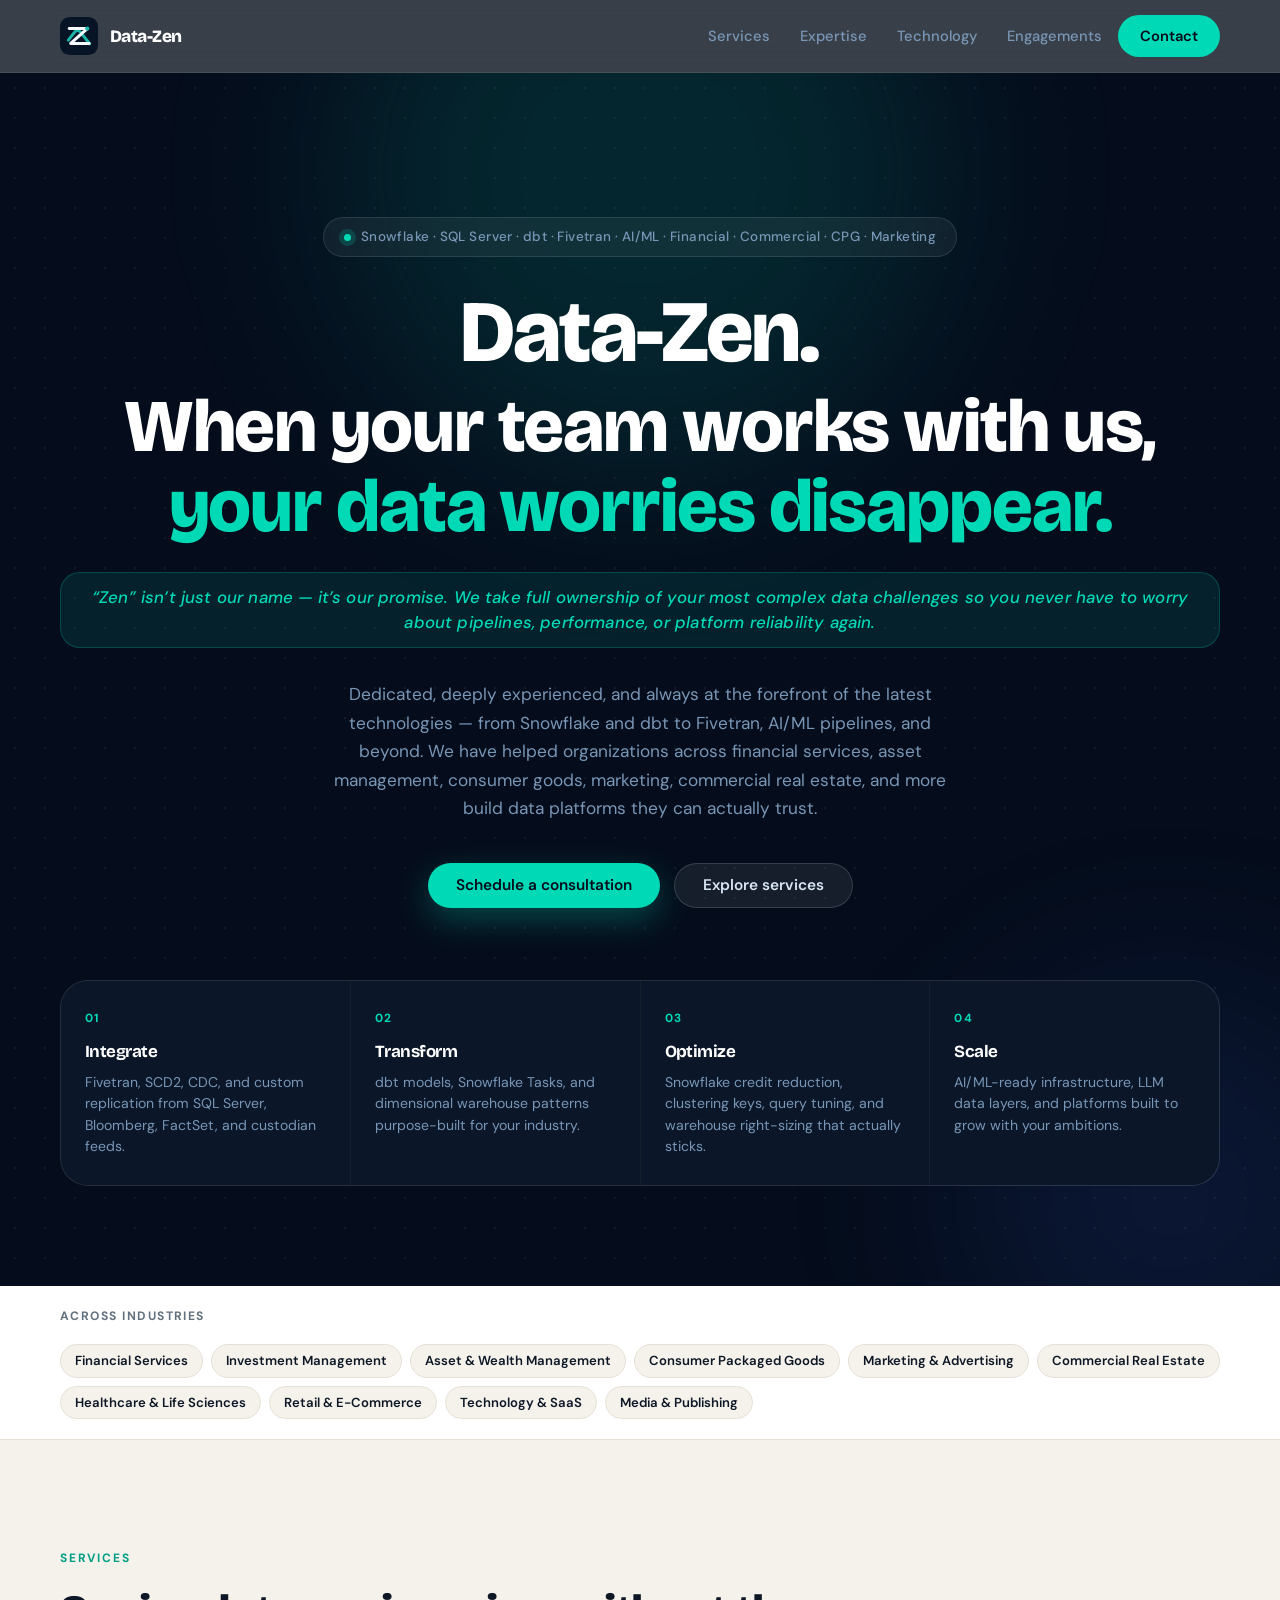
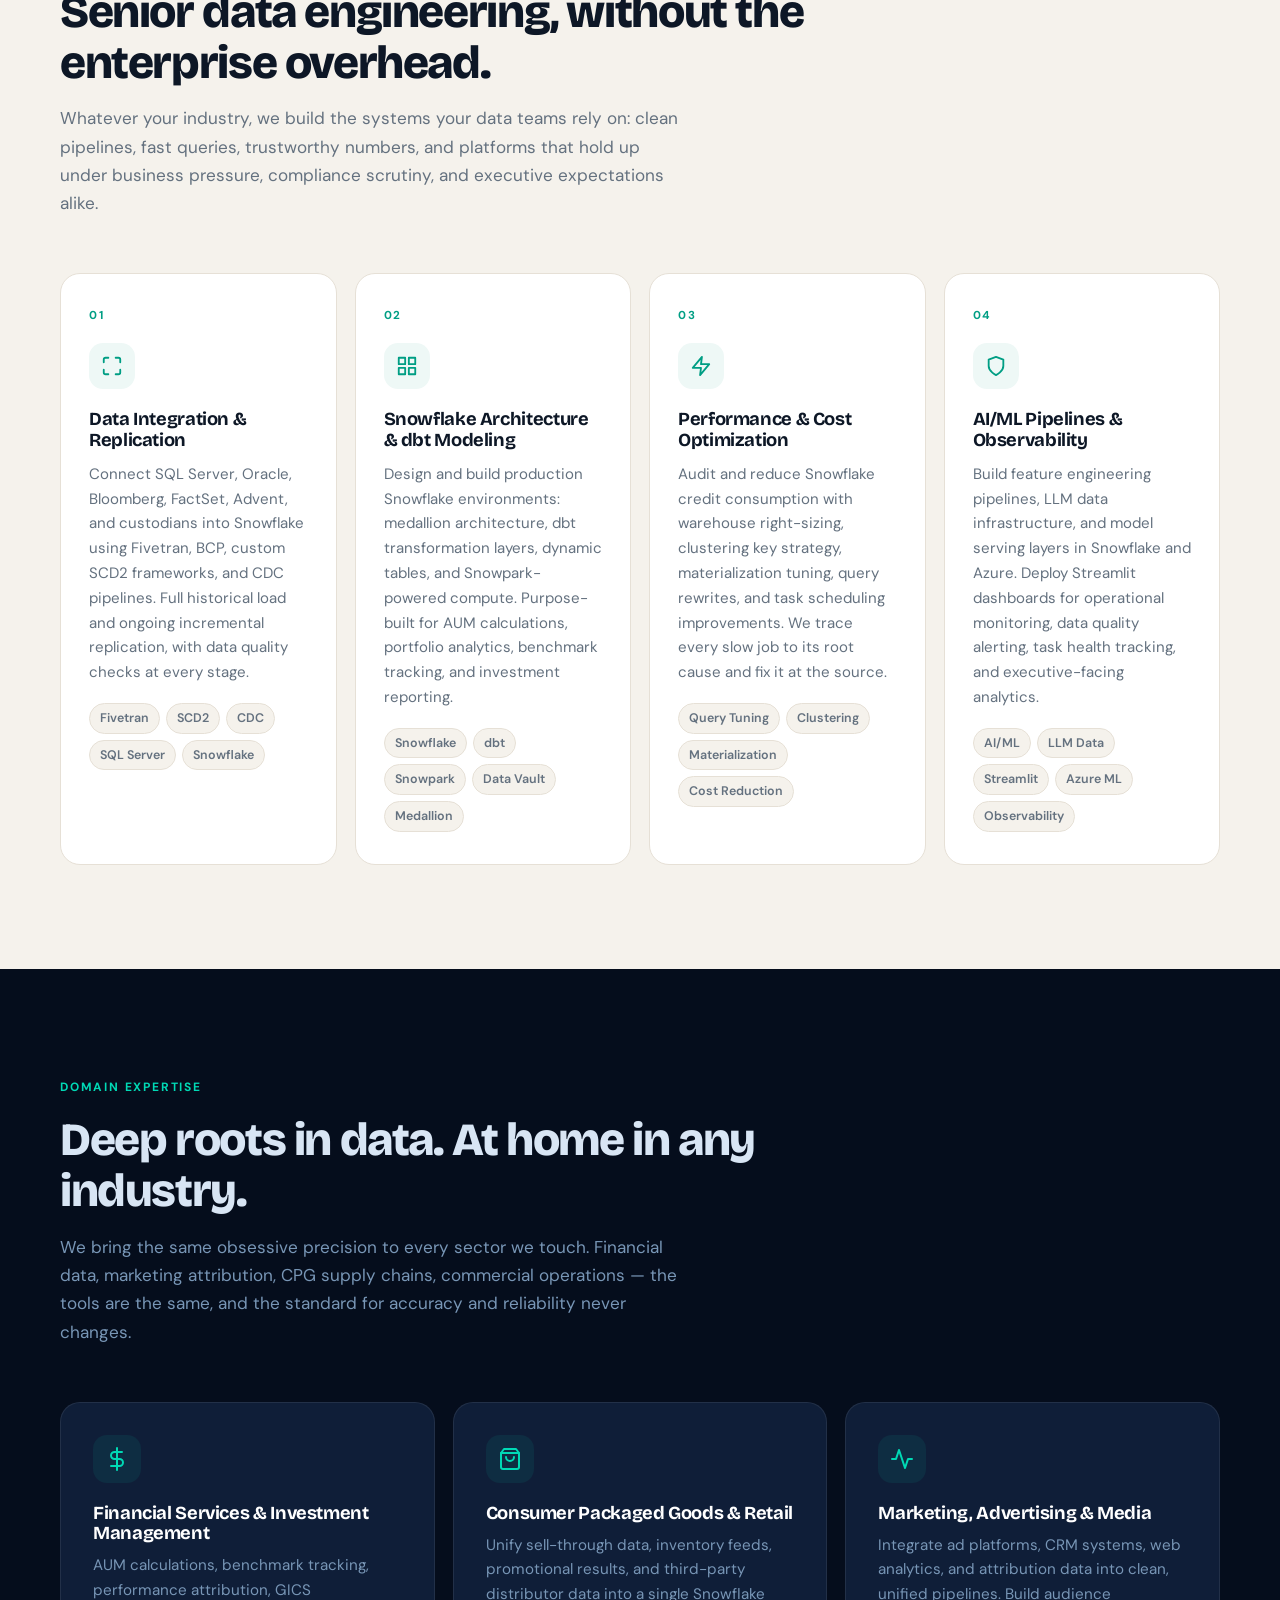
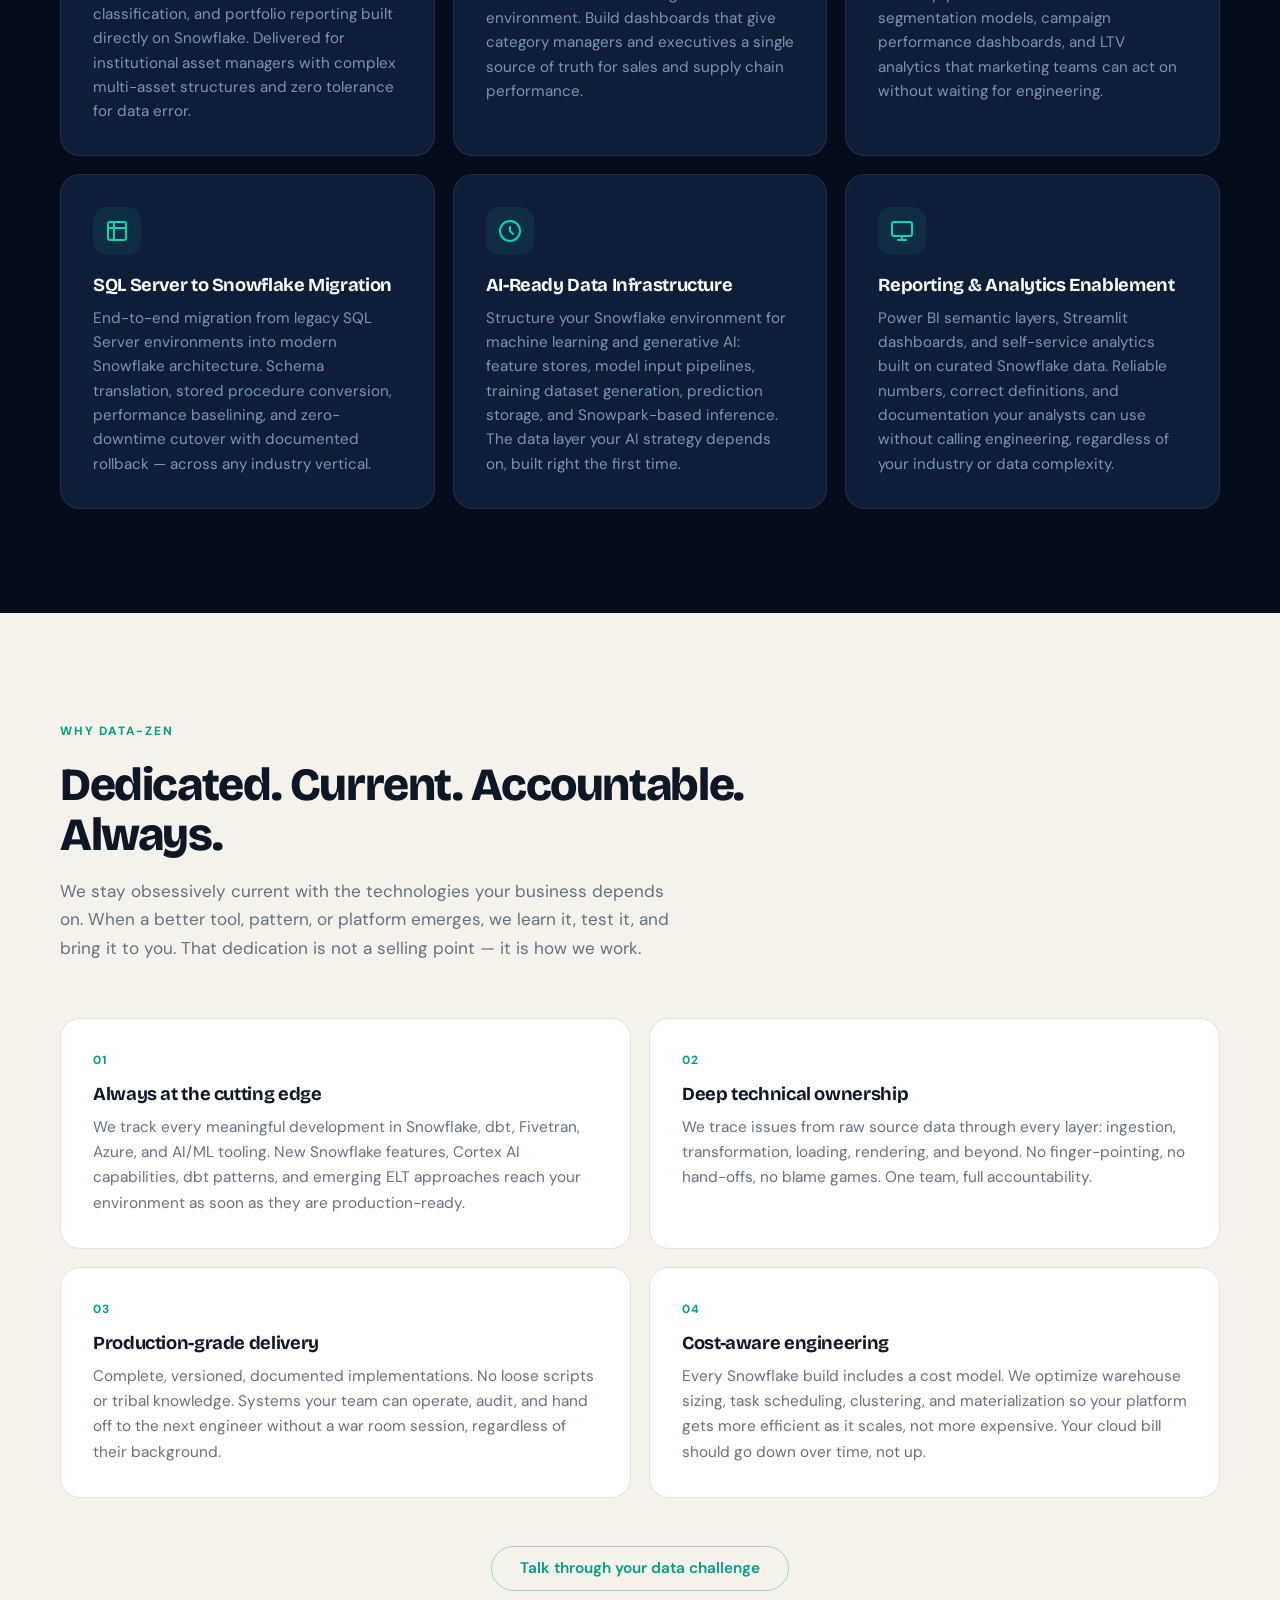
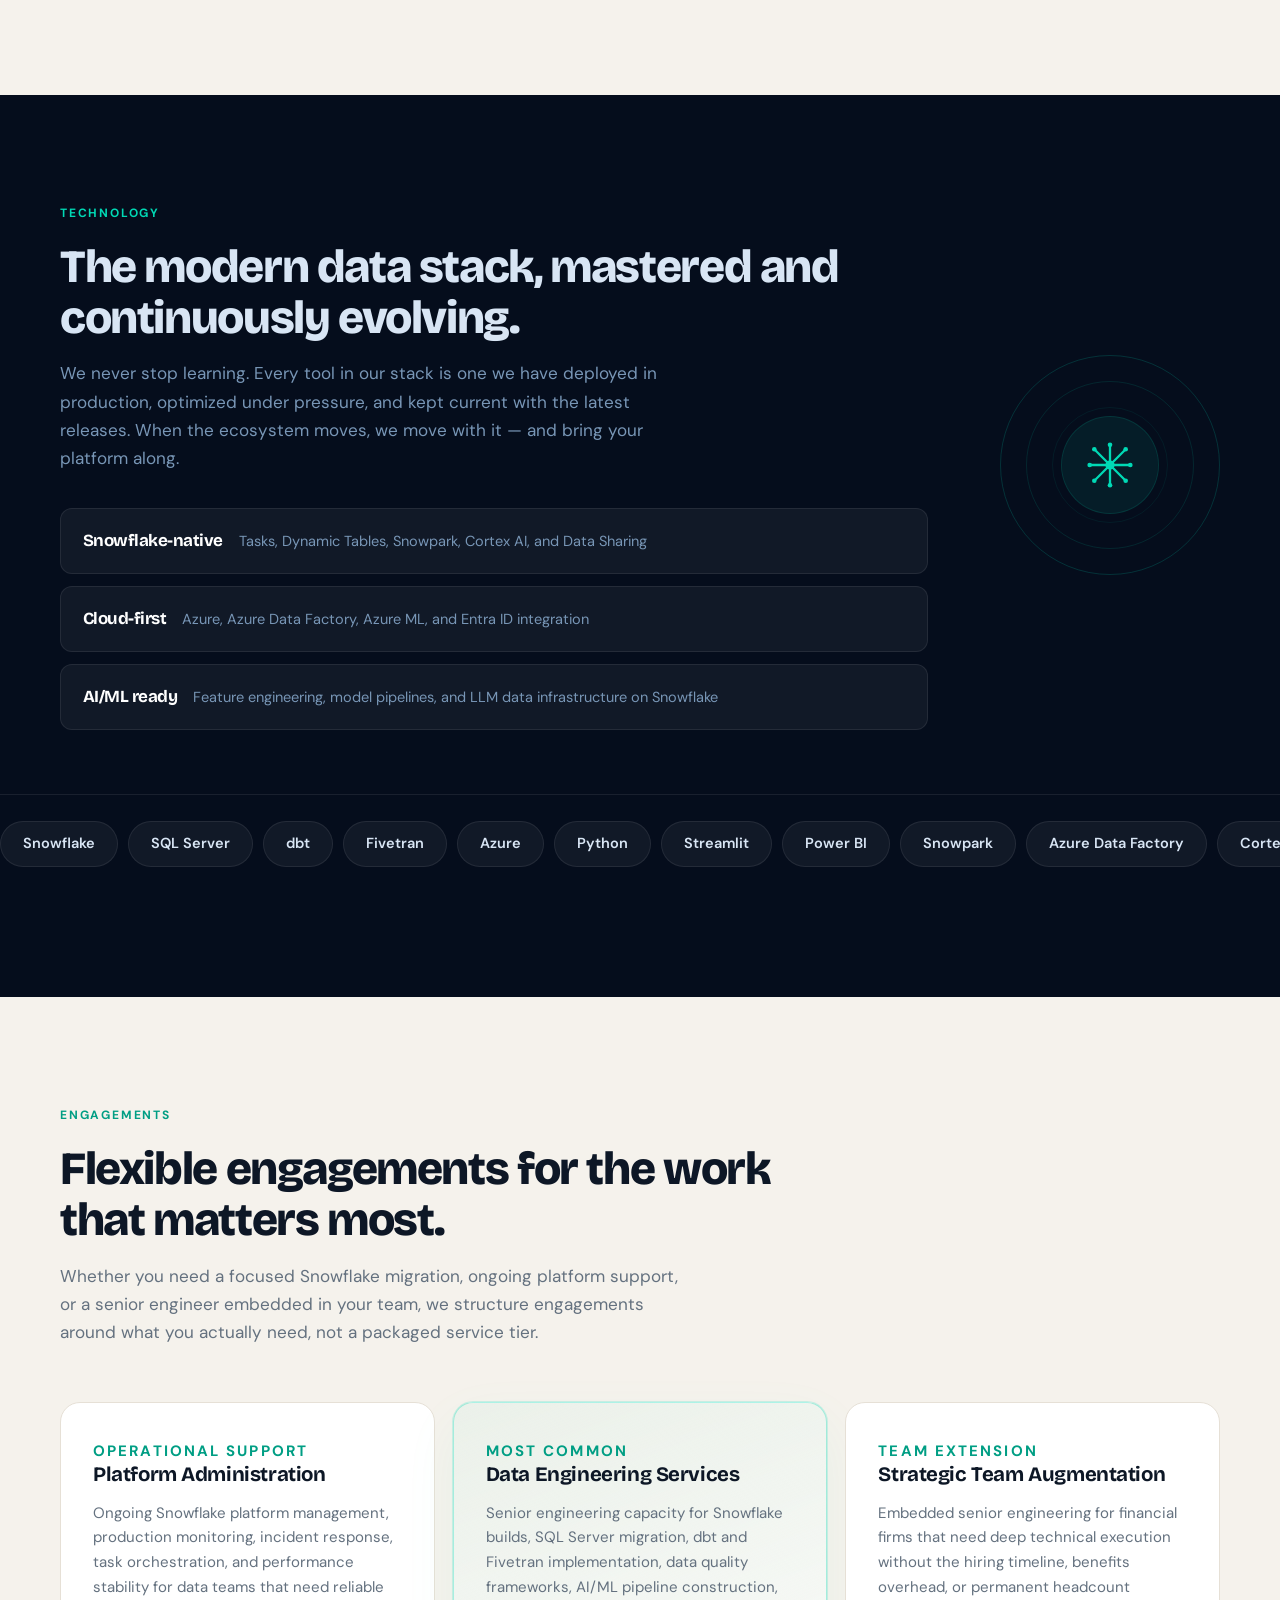
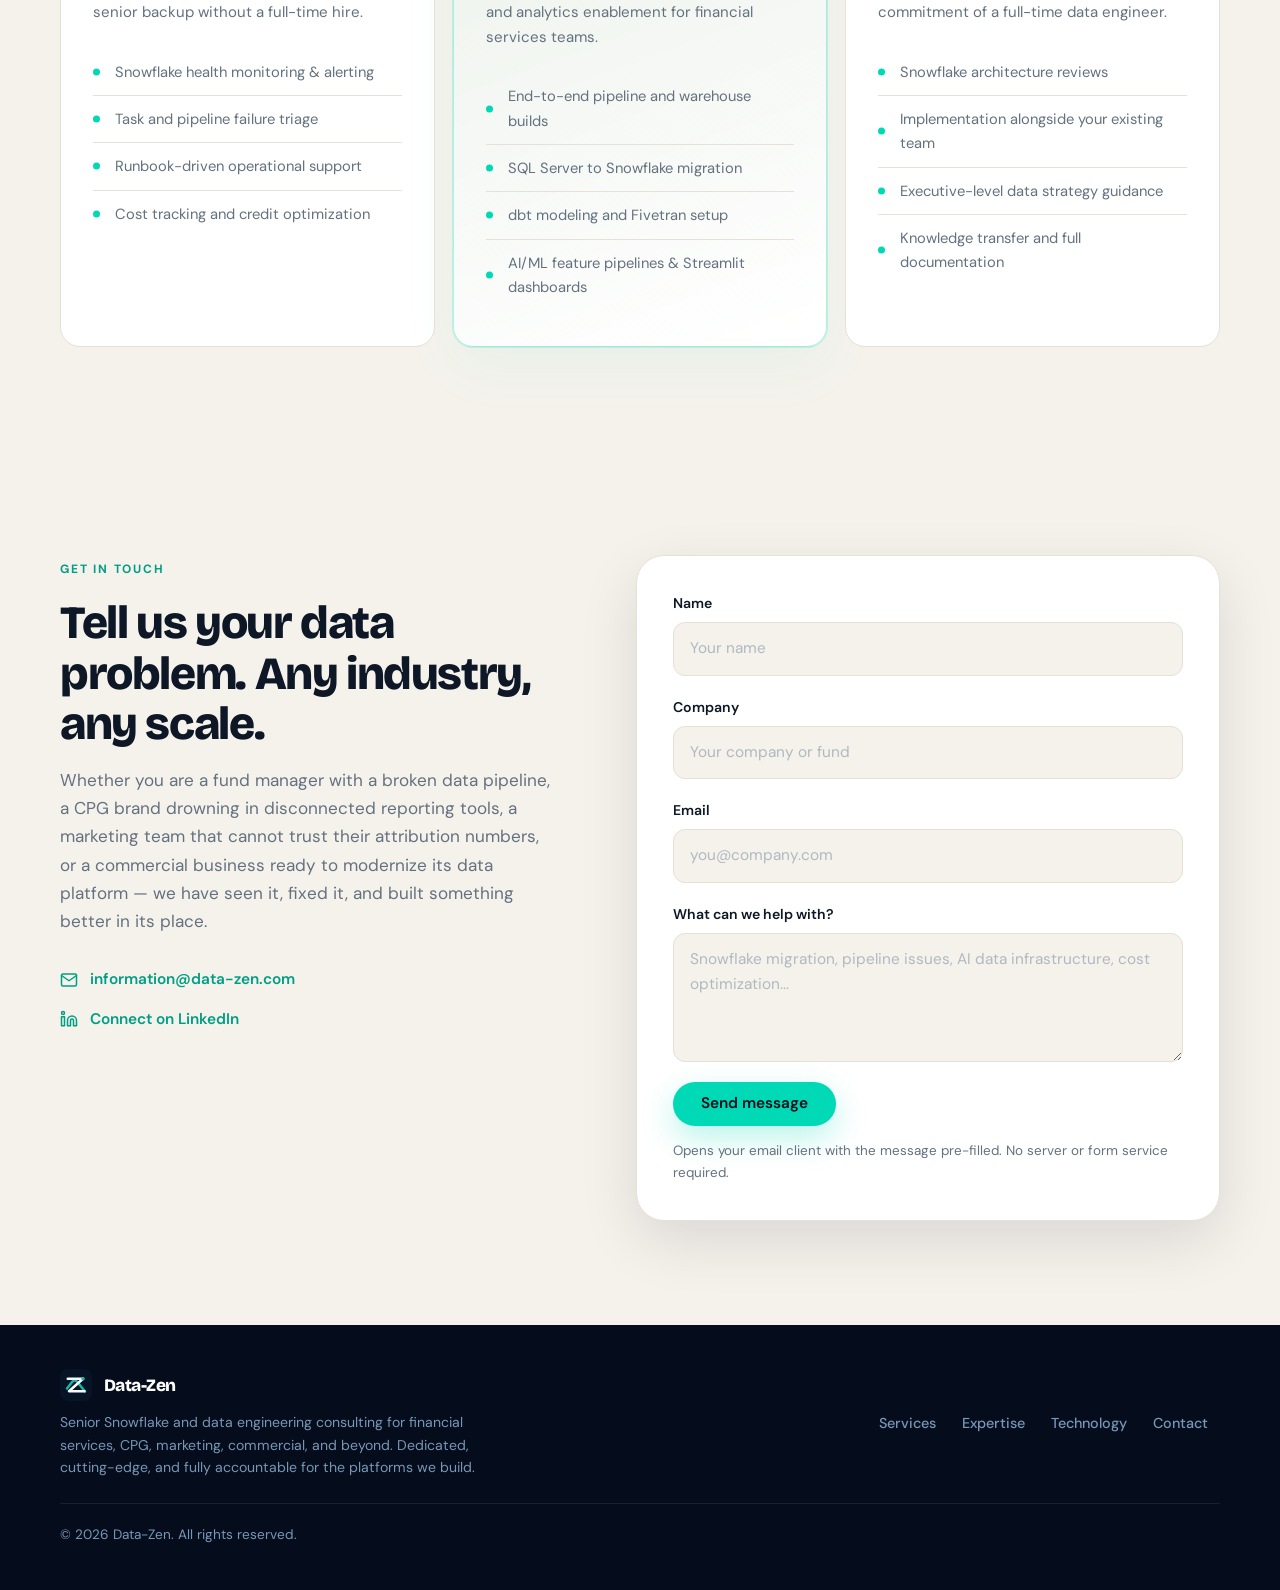
<file: index.html>
<!doctype html>
<html lang="en">
<head>
  <meta charset="utf-8">
  <meta name="viewport" content="width=device-width, initial-scale=1">

  <!-- ── Primary SEO ────────────────────────────────────────── -->
  <title>Data-Zen | Snowflake &amp; Data Engineering Consulting | Financial, CPG, Marketing &amp; More</title>
  <meta name="description" content="Data-Zen is a senior data engineering consultancy specializing in Snowflake architecture, SQL Server migration, dbt, Fivetran, and AI/ML pipelines. We serve financial services, investment management, CPG, marketing, advertising, commercial, and retail organizations.">
  <meta name="keywords" content="Snowflake consulting, data engineering consulting, SQL Server to Snowflake migration, dbt consulting, Fivetran implementation, financial data engineering, investment management analytics, Snowflake optimization, data platform modernization, AI ML data pipelines, Azure data engineering, Power BI, Streamlit dashboards, wealth management data, portfolio analytics">
  <meta name="author" content="Data-Zen">
  <meta name="robots" content="index, follow">
  <meta name="theme-color" content="#050d1c">
  <link rel="canonical" href="https://data-zen.com/">

  <!-- ── Open Graph ──────────────────────────────────────────── -->
  <meta property="og:type"         content="website">
  <meta property="og:url"          content="https://data-zen.com/">
  <meta property="og:title"        content="Data-Zen | Snowflake &amp; Data Engineering Consulting">
  <meta property="og:description"  content="Senior data engineering for financial services. Snowflake architecture, SQL Server migration, dbt, Fivetran, AI/ML pipelines, and performance optimization.">
  <meta property="og:image"        content="https://data-zen.com/social-card.svg">
  <meta property="og:image:width"  content="1200">
  <meta property="og:image:height" content="630">
  <meta property="og:site_name"    content="Data-Zen">

  <!-- ── Twitter Card ───────────────────────────────────────── -->
  <meta name="twitter:card"        content="summary_large_image">
  <meta name="twitter:title"       content="Data-Zen | Snowflake &amp; Data Engineering Consulting">
  <meta name="twitter:description" content="Senior data engineering for financial services. Snowflake, SQL Server, dbt, Fivetran, AI/ML pipelines, and performance optimization.">
  <meta name="twitter:image"       content="https://data-zen.com/social-card.svg">

  <!-- ── Structured Data (JSON-LD) ──────────────────────────── -->
  <script type="application/ld+json">
  {
    "@context": "https://schema.org",
    "@type": "ProfessionalService",
    "name": "Data-Zen",
    "url": "https://data-zen.com",
    "logo": "https://data-zen.com/logo.svg",
    "description": "Senior data engineering consultancy specializing in Snowflake architecture, SQL Server migration, dbt, Fivetran, AI/ML pipelines, and analytics infrastructure for financial services firms.",
    "email": "information@data-zen.com",
    "sameAs": ["https://www.linkedin.com/in/paulkats"],
    "areaServed": "United States",
    "knowsAbout": [
      "Snowflake data warehousing",
      "SQL Server to Snowflake migration",
      "dbt data transformation",
      "Fivetran data integration",
      "Financial data engineering",
      "Investment management analytics",
      "AI and machine learning data pipelines",
      "Azure data platform",
      "Data quality monitoring",
      "Snowflake performance optimization",
      "Portfolio analytics",
      "Wealth management data infrastructure"
    ],
    "hasOfferCatalog": {
      "@type": "OfferCatalog",
      "name": "Data Engineering Services",
      "itemListElement": [
        {
          "@type": "Offer",
          "itemOffered": {
            "@type": "Service",
            "name": "Data Integration and Replication",
            "description": "Fivetran, SCD2, CDC, and custom replication from SQL Server, Bloomberg, FactSet, and third-party custodians into Snowflake."
          }
        },
        {
          "@type": "Offer",
          "itemOffered": {
            "@type": "Service",
            "name": "Snowflake Architecture and dbt Modeling",
            "description": "Design scalable Snowflake environments, dbt transformation layers, and dimensional warehouses for financial analytics."
          }
        },
        {
          "@type": "Offer",
          "itemOffered": {
            "@type": "Service",
            "name": "Snowflake Performance and Cost Optimization",
            "description": "Snowflake credit reduction, clustering key strategy, query tuning, warehouse right-sizing, and materialization improvements."
          }
        },
        {
          "@type": "Offer",
          "itemOffered": {
            "@type": "Service",
            "name": "AI/ML Pipelines and Data Observability",
            "description": "Feature engineering, model serving infrastructure, Streamlit dashboards, and data quality monitoring in Snowflake and Azure."
          }
        }
      ]
    }
  }
  </script>

  <link rel="icon" type="image/svg+xml" href="favicon.svg">
  <link rel="preconnect" href="https://fonts.googleapis.com">
  <link rel="preconnect" href="https://fonts.gstatic.com" crossorigin>
  <link href="https://fonts.googleapis.com/css2?family=Bricolage+Grotesque:opsz,wght@12..96,400;12..96,500;12..96,600;12..96,700;12..96,800&family=DM+Sans:ital,opsz,wght@0,9..40,300;0,9..40,400;0,9..40,500;0,9..40,600;1,9..40,300;1,9..40,400&display=swap" rel="stylesheet">
  <link rel="stylesheet" href="styles.css">
  <script defer src="script.js"></script>
</head>
<body>
  <a class="skip-link" href="#main">Skip to content</a>

  <header class="site-header" data-header>
    <nav class="nav shell" aria-label="Primary navigation">
      <a class="brand" href="#top" aria-label="Data-Zen home">
        <img src="logo.svg" alt="Data-Zen" width="38" height="38">
        <span>Data-Zen</span>
      </a>
      <button class="nav-toggle" type="button" aria-label="Open navigation" aria-expanded="false" data-nav-toggle>
        <span></span><span></span><span></span>
      </button>
      <div class="nav-links" data-nav-links>
        <a href="#services">Services</a>
        <a href="#expertise">Expertise</a>
        <a href="#technology">Technology</a>
        <a href="#engagements">Engagements</a>
        <a href="#contact" class="nav-cta">Contact</a>
      </div>
    </nav>
  </header>

  <main id="main">

    <!-- HERO -->
    <section class="hero" id="top" aria-labelledby="hero-title">
      <div class="hero-bg" aria-hidden="true">
        <div class="hero-orb hero-orb-1"></div>
        <div class="hero-orb hero-orb-2"></div>
      </div>
      <div class="shell hero-inner">
        <div class="hero-tag reveal">
          <span class="tag-dot"></span>
          Snowflake &middot; SQL Server &middot; dbt &middot; Fivetran &middot; AI/ML &middot; Financial &middot; Commercial &middot; CPG &middot; Marketing
        </div>
        <h1 id="hero-title" class="reveal">
          <span class="brand-word">Data-Zen.</span>
          When your team works with us,<br>
          <em>your data worries disappear.</em>
        </h1>
        <p class="hero-zen reveal">
          &ldquo;Zen&rdquo; isn&rsquo;t just our name &mdash; it&rsquo;s our promise. We take full ownership of your most complex data challenges so you never have to worry about pipelines, performance, or platform reliability again.
        </p>
        <p class="hero-sub reveal">
          Dedicated, deeply experienced, and always at the forefront of the latest technologies &mdash; from Snowflake and dbt to Fivetran, AI/ML pipelines, and beyond. We have helped organizations across financial services, asset management, consumer goods, marketing, commercial real estate, and more build data platforms they can actually trust.
        </p>
        <div class="hero-actions reveal">
          <a class="btn btn-primary" href="#contact">Schedule a consultation</a>
          <a class="btn btn-ghost" href="#services">Explore services</a>
        </div>
        <div class="hero-metrics reveal" aria-label="Core capabilities">
          <div class="hero-metric">
            <span class="metric-num">01</span>
            <strong>Integrate</strong>
            <p>Fivetran, SCD2, CDC, and custom replication from SQL Server, Bloomberg, FactSet, and custodian feeds.</p>
          </div>
          <div class="hero-metric">
            <span class="metric-num">02</span>
            <strong>Transform</strong>
            <p>dbt models, Snowflake Tasks, and dimensional warehouse patterns purpose-built for your industry.</p>
          </div>
          <div class="hero-metric">
            <span class="metric-num">03</span>
            <strong>Optimize</strong>
            <p>Snowflake credit reduction, clustering keys, query tuning, and warehouse right-sizing that actually sticks.</p>
          </div>
          <div class="hero-metric">
            <span class="metric-num">04</span>
            <strong>Scale</strong>
            <p>AI/ML-ready infrastructure, LLM data layers, and platforms built to grow with your ambitions.</p>
          </div>
        </div>
      </div>
    </section>

    <!-- TRUST STRIP -->
    <div class="trust-strip" aria-label="Industries served">
      <div class="shell trust-inner">
        <span class="trust-label">Across industries</span>
        <ul class="trust-list">
          <li>Financial Services</li>
          <li>Investment Management</li>
          <li>Asset &amp; Wealth Management</li>
          <li>Consumer Packaged Goods</li>
          <li>Marketing &amp; Advertising</li>
          <li>Commercial Real Estate</li>
          <li>Healthcare &amp; Life Sciences</li>
          <li>Retail &amp; E-Commerce</li>
          <li>Technology &amp; SaaS</li>
          <li>Media &amp; Publishing</li>
        </ul>
      </div>
    </div>

    <!-- SERVICES -->
    <section class="section" id="services" aria-labelledby="services-title">
      <div class="shell">
        <div class="section-head reveal">
          <p class="eyebrow">Services</p>
          <h2 id="services-title">Senior data engineering, without the enterprise overhead.</h2>
          <p class="section-desc">Whatever your industry, we build the systems your data teams rely on: clean pipelines, fast queries, trustworthy numbers, and platforms that hold up under business pressure, compliance scrutiny, and executive expectations alike.</p>
        </div>
        <div class="services-grid">

          <article class="service-card reveal">
            <div class="svc-num">01</div>
            <div class="svc-icon" aria-hidden="true">
              <svg width="22" height="22" viewBox="0 0 24 24" fill="none" stroke="currentColor" stroke-width="2" stroke-linecap="round" stroke-linejoin="round"><path d="M8 3H5a2 2 0 00-2 2v3m18 0V5a2 2 0 00-2-2h-3m0 18h3a2 2 0 002-2v-3M3 16v3a2 2 0 002 2h3"/></svg>
            </div>
            <h3>Data Integration &amp; Replication</h3>
            <p>Connect SQL Server, Oracle, Bloomberg, FactSet, Advent, and custodians into Snowflake using Fivetran, BCP, custom SCD2 frameworks, and CDC pipelines. Full historical load and ongoing incremental replication, with data quality checks at every stage.</p>
            <ul class="svc-tags"><li>Fivetran</li><li>SCD2</li><li>CDC</li><li>SQL Server</li><li>Snowflake</li></ul>
          </article>

          <article class="service-card reveal">
            <div class="svc-num">02</div>
            <div class="svc-icon" aria-hidden="true">
              <svg width="22" height="22" viewBox="0 0 24 24" fill="none" stroke="currentColor" stroke-width="2" stroke-linecap="round" stroke-linejoin="round"><rect x="3" y="3" width="7" height="7"/><rect x="14" y="3" width="7" height="7"/><rect x="14" y="14" width="7" height="7"/><rect x="3" y="14" width="7" height="7"/></svg>
            </div>
            <h3>Snowflake Architecture &amp; dbt Modeling</h3>
            <p>Design and build production Snowflake environments: medallion architecture, dbt transformation layers, dynamic tables, and Snowpark-powered compute. Purpose-built for AUM calculations, portfolio analytics, benchmark tracking, and investment reporting.</p>
            <ul class="svc-tags"><li>Snowflake</li><li>dbt</li><li>Snowpark</li><li>Data Vault</li><li>Medallion</li></ul>
          </article>

          <article class="service-card reveal">
            <div class="svc-num">03</div>
            <div class="svc-icon" aria-hidden="true">
              <svg width="22" height="22" viewBox="0 0 24 24" fill="none" stroke="currentColor" stroke-width="2" stroke-linecap="round" stroke-linejoin="round"><polygon points="13 2 3 14 12 14 11 22 21 10 12 10 13 2"/></svg>
            </div>
            <h3>Performance &amp; Cost Optimization</h3>
            <p>Audit and reduce Snowflake credit consumption with warehouse right-sizing, clustering key strategy, materialization tuning, query rewrites, and task scheduling improvements. We trace every slow job to its root cause and fix it at the source.</p>
            <ul class="svc-tags"><li>Query Tuning</li><li>Clustering</li><li>Materialization</li><li>Cost Reduction</li></ul>
          </article>

          <article class="service-card reveal">
            <div class="svc-num">04</div>
            <div class="svc-icon" aria-hidden="true">
              <svg width="22" height="22" viewBox="0 0 24 24" fill="none" stroke="currentColor" stroke-width="2" stroke-linecap="round" stroke-linejoin="round"><path d="M12 22s8-4 8-10V5l-8-3-8 3v7c0 6 8 10 8 10z"/></svg>
            </div>
            <h3>AI/ML Pipelines &amp; Observability</h3>
            <p>Build feature engineering pipelines, LLM data infrastructure, and model serving layers in Snowflake and Azure. Deploy Streamlit dashboards for operational monitoring, data quality alerting, task health tracking, and executive-facing analytics.</p>
            <ul class="svc-tags"><li>AI/ML</li><li>LLM Data</li><li>Streamlit</li><li>Azure ML</li><li>Observability</li></ul>
          </article>

        </div>
      </div>
    </section>

    <!-- EXPERTISE -->
    <section class="section section-dark" id="expertise" aria-labelledby="expertise-title">
      <div class="shell">
        <div class="section-head reveal">
          <p class="eyebrow eyebrow-inv">Domain Expertise</p>
          <h2 id="expertise-title">Deep roots in data. At home in any industry.</h2>
          <p class="section-desc section-desc-inv">We bring the same obsessive precision to every sector we touch. Financial data, marketing attribution, CPG supply chains, commercial operations &mdash; the tools are the same, and the standard for accuracy and reliability never changes.</p>
        </div>
        <div class="expertise-grid">

          <div class="expertise-card reveal">
            <div class="exp-icon" aria-hidden="true">
              <svg width="24" height="24" viewBox="0 0 24 24" fill="none" stroke="currentColor" stroke-width="2" stroke-linecap="round" stroke-linejoin="round"><line x1="12" y1="1" x2="12" y2="23"/><path d="M17 5H9.5a3.5 3.5 0 000 7h5a3.5 3.5 0 010 7H6"/></svg>
            </div>
            <h3>Financial Services &amp; Investment Management</h3>
            <p>AUM calculations, benchmark tracking, performance attribution, GICS classification, and portfolio reporting built directly on Snowflake. Delivered for institutional asset managers with complex multi-asset structures and zero tolerance for data error.</p>
          </div>

          <div class="expertise-card reveal">
            <div class="exp-icon" aria-hidden="true">
              <svg width="24" height="24" viewBox="0 0 24 24" fill="none" stroke="currentColor" stroke-width="2" stroke-linecap="round" stroke-linejoin="round"><path d="M6 2L3 6v14a2 2 0 002 2h14a2 2 0 002-2V6l-3-4z"/><line x1="3" y1="6" x2="21" y2="6"/><path d="M16 10a4 4 0 01-8 0"/></svg>
            </div>
            <h3>Consumer Packaged Goods &amp; Retail</h3>
            <p>Unify sell-through data, inventory feeds, promotional results, and third-party distributor data into a single Snowflake environment. Build dashboards that give category managers and executives a single source of truth for sales and supply chain performance.</p>
          </div>

          <div class="expertise-card reveal">
            <div class="exp-icon" aria-hidden="true">
              <svg width="24" height="24" viewBox="0 0 24 24" fill="none" stroke="currentColor" stroke-width="2" stroke-linecap="round" stroke-linejoin="round"><path d="M22 12h-4l-3 9L9 3l-3 9H2"/></svg>
            </div>
            <h3>Marketing, Advertising &amp; Media</h3>
            <p>Integrate ad platforms, CRM systems, web analytics, and attribution data into clean, unified pipelines. Build audience segmentation models, campaign performance dashboards, and LTV analytics that marketing teams can act on without waiting for engineering.</p>
          </div>

          <div class="expertise-card reveal">
            <div class="exp-icon" aria-hidden="true">
              <svg width="24" height="24" viewBox="0 0 24 24" fill="none" stroke="currentColor" stroke-width="2" stroke-linecap="round" stroke-linejoin="round"><path d="M9 3H5a2 2 0 00-2 2v4m6-6h10a2 2 0 012 2v4M9 3v18m0 0h10a2 2 0 002-2V9M9 21H5a2 2 0 01-2-2V9m0 0h18"/></svg>
            </div>
            <h3>SQL Server to Snowflake Migration</h3>
            <p>End-to-end migration from legacy SQL Server environments into modern Snowflake architecture. Schema translation, stored procedure conversion, performance baselining, and zero-downtime cutover with documented rollback &mdash; across any industry vertical.</p>
          </div>

          <div class="expertise-card reveal">
            <div class="exp-icon" aria-hidden="true">
              <svg width="24" height="24" viewBox="0 0 24 24" fill="none" stroke="currentColor" stroke-width="2" stroke-linecap="round" stroke-linejoin="round"><circle cx="12" cy="12" r="10"/><path d="M12 8v4l3 3"/></svg>
            </div>
            <h3>AI-Ready Data Infrastructure</h3>
            <p>Structure your Snowflake environment for machine learning and generative AI: feature stores, model input pipelines, training dataset generation, prediction storage, and Snowpark-based inference. The data layer your AI strategy depends on, built right the first time.</p>
          </div>

          <div class="expertise-card reveal">
            <div class="exp-icon" aria-hidden="true">
              <svg width="24" height="24" viewBox="0 0 24 24" fill="none" stroke="currentColor" stroke-width="2" stroke-linecap="round" stroke-linejoin="round"><rect x="2" y="3" width="20" height="14" rx="2"/><path d="M8 21h8M12 17v4"/></svg>
            </div>
            <h3>Reporting &amp; Analytics Enablement</h3>
            <p>Power BI semantic layers, Streamlit dashboards, and self-service analytics built on curated Snowflake data. Reliable numbers, correct definitions, and documentation your analysts can use without calling engineering, regardless of your industry or data complexity.</p>
          </div>

        </div>
      </div>
    </section>

    <!-- OUTCOMES -->
    <section class="section" id="outcomes" aria-labelledby="outcomes-title">
      <div class="shell">
        <div class="section-head reveal">
          <p class="eyebrow">Why Data-Zen</p>
          <h2 id="outcomes-title">Dedicated. Current. Accountable. Always.</h2>
          <p class="section-desc">We stay obsessively current with the technologies your business depends on. When a better tool, pattern, or platform emerges, we learn it, test it, and bring it to you. That dedication is not a selling point &mdash; it is how we work.</p>
        </div>
        <div class="outcomes-grid">
          <div class="outcome-card reveal">
            <span class="outcome-num">01</span>
            <h3>Always at the cutting edge</h3>
            <p>We track every meaningful development in Snowflake, dbt, Fivetran, Azure, and AI/ML tooling. New Snowflake features, Cortex AI capabilities, dbt patterns, and emerging ELT approaches reach your environment as soon as they are production-ready.</p>
          </div>
          <div class="outcome-card reveal">
            <span class="outcome-num">02</span>
            <h3>Deep technical ownership</h3>
            <p>We trace issues from raw source data through every layer: ingestion, transformation, loading, rendering, and beyond. No finger-pointing, no hand-offs, no blame games. One team, full accountability.</p>
          </div>
          <div class="outcome-card reveal">
            <span class="outcome-num">03</span>
            <h3>Production-grade delivery</h3>
            <p>Complete, versioned, documented implementations. No loose scripts or tribal knowledge. Systems your team can operate, audit, and hand off to the next engineer without a war room session, regardless of their background.</p>
          </div>
          <div class="outcome-card reveal">
            <span class="outcome-num">04</span>
            <h3>Cost-aware engineering</h3>
            <p>Every Snowflake build includes a cost model. We optimize warehouse sizing, task scheduling, clustering, and materialization so your platform gets more efficient as it scales, not more expensive. Your cloud bill should go down over time, not up.</p>
          </div>
        </div>
        <div class="outcomes-cta reveal">
          <a class="btn btn-outline-dark" href="#contact">Talk through your data challenge</a>
        </div>
      </div>
    </section>

    <!-- TECHNOLOGY -->
    <section class="section section-dark" id="technology" aria-labelledby="technology-title">
      <div class="shell tech-split">
        <div class="tech-copy">
          <div class="reveal">
            <p class="eyebrow eyebrow-inv">Technology</p>
            <h2 id="technology-title">The modern data stack, mastered and continuously evolving.</h2>
            <p class="section-desc section-desc-inv">We never stop learning. Every tool in our stack is one we have deployed in production, optimized under pressure, and kept current with the latest releases. When the ecosystem moves, we move with it &mdash; and bring your platform along.</p>
          </div>
          <div class="tech-stats">
            <div class="tech-stat reveal">
              <strong>Snowflake-native</strong>
              <span>Tasks, Dynamic Tables, Snowpark, Cortex AI, and Data Sharing</span>
            </div>
            <div class="tech-stat reveal">
              <strong>Cloud-first</strong>
              <span>Azure, Azure Data Factory, Azure ML, and Entra ID integration</span>
            </div>
            <div class="tech-stat reveal">
              <strong>AI/ML ready</strong>
              <span>Feature engineering, model pipelines, and LLM data infrastructure on Snowflake</span>
            </div>
          </div>
        </div>
        <div class="tech-visual reveal" aria-hidden="true">
          <div class="sf-badge">
            <div class="sf-ring sf-ring-1"></div>
            <div class="sf-ring sf-ring-2"></div>
            <div class="sf-ring sf-ring-3"></div>
            <div class="sf-core">
              <svg width="48" height="48" viewBox="0 0 52 52" fill="none" xmlns="http://www.w3.org/2000/svg">
                <path d="M26 4L26 48M4 26L48 26M9 9L43 43M43 9L9 43" stroke="currentColor" stroke-width="2.5" stroke-linecap="round"/>
                <circle cx="26" cy="26" r="5" fill="currentColor"/>
                <circle cx="26" cy="4"  r="2.5" fill="currentColor"/>
                <circle cx="26" cy="48" r="2.5" fill="currentColor"/>
                <circle cx="4"  cy="26" r="2.5" fill="currentColor"/>
                <circle cx="48" cy="26" r="2.5" fill="currentColor"/>
                <circle cx="9"  cy="9"  r="2.5" fill="currentColor"/>
                <circle cx="43" cy="43" r="2.5" fill="currentColor"/>
                <circle cx="43" cy="9"  r="2.5" fill="currentColor"/>
                <circle cx="9"  cy="43" r="2.5" fill="currentColor"/>
              </svg>
            </div>
          </div>
        </div>
      </div>
      <div class="stack-ticker-wrap" aria-label="Technology stack">
        <div class="ticker-track" role="list">
          <span role="listitem">Snowflake</span>
          <span role="listitem">SQL Server</span>
          <span role="listitem">dbt</span>
          <span role="listitem">Fivetran</span>
          <span role="listitem">Azure</span>
          <span role="listitem">Python</span>
          <span role="listitem">Streamlit</span>
          <span role="listitem">Power BI</span>
          <span role="listitem">Snowpark</span>
          <span role="listitem">Azure Data Factory</span>
          <span role="listitem">Cortex AI</span>
          <span role="listitem">SCD2 Replication</span>
          <span role="listitem">Bloomberg</span>
          <span role="listitem">FactSet</span>
          <span role="listitem">Apache Airflow</span>
          <span role="listitem">Azure ML</span>
          <span role="listitem">LLM Pipelines</span>
          <span role="listitem">Data Vault</span>
          <span role="listitem">BCP</span>
          <span role="listitem">Medallion Architecture</span>
          <!-- duplicate for seamless loop -->
          <span aria-hidden="true">Snowflake</span>
          <span aria-hidden="true">SQL Server</span>
          <span aria-hidden="true">dbt</span>
          <span aria-hidden="true">Fivetran</span>
          <span aria-hidden="true">Azure</span>
          <span aria-hidden="true">Python</span>
          <span aria-hidden="true">Streamlit</span>
          <span aria-hidden="true">Power BI</span>
          <span aria-hidden="true">Snowpark</span>
          <span aria-hidden="true">Azure Data Factory</span>
          <span aria-hidden="true">Cortex AI</span>
          <span aria-hidden="true">SCD2 Replication</span>
          <span aria-hidden="true">Bloomberg</span>
          <span aria-hidden="true">FactSet</span>
          <span aria-hidden="true">Apache Airflow</span>
          <span aria-hidden="true">Azure ML</span>
          <span aria-hidden="true">LLM Pipelines</span>
          <span aria-hidden="true">Data Vault</span>
          <span aria-hidden="true">BCP</span>
          <span aria-hidden="true">Medallion Architecture</span>
        </div>
      </div>
    </section>

    <!-- ENGAGEMENTS -->
    <section class="section" id="engagements" aria-labelledby="engagements-title">
      <div class="shell">
        <div class="section-head reveal">
          <p class="eyebrow">Engagements</p>
          <h2 id="engagements-title">Flexible engagements for the work that matters most.</h2>
          <p class="section-desc">Whether you need a focused Snowflake migration, ongoing platform support, or a senior engineer embedded in your team, we structure engagements around what you actually need, not a packaged service tier.</p>
        </div>
        <div class="plans-grid">

          <article class="plan-card reveal">
            <p class="plan-kicker">Operational support</p>
            <h3>Platform Administration</h3>
            <p>Ongoing Snowflake platform management, production monitoring, incident response, task orchestration, and performance stability for data teams that need reliable senior backup without a full-time hire.</p>
            <ul>
              <li>Snowflake health monitoring &amp; alerting</li>
              <li>Task and pipeline failure triage</li>
              <li>Runbook-driven operational support</li>
              <li>Cost tracking and credit optimization</li>
            </ul>
          </article>

          <article class="plan-card plan-featured reveal">
            <p class="plan-kicker">Most common</p>
            <h3>Data Engineering Services</h3>
            <p>Senior engineering capacity for Snowflake builds, SQL Server migration, dbt and Fivetran implementation, data quality frameworks, AI/ML pipeline construction, and analytics enablement for financial services teams.</p>
            <ul>
              <li>End-to-end pipeline and warehouse builds</li>
              <li>SQL Server to Snowflake migration</li>
              <li>dbt modeling and Fivetran setup</li>
              <li>AI/ML feature pipelines &amp; Streamlit dashboards</li>
            </ul>
          </article>

          <article class="plan-card reveal">
            <p class="plan-kicker">Team extension</p>
            <h3>Strategic Team Augmentation</h3>
            <p>Embedded senior engineering for financial firms that need deep technical execution without the hiring timeline, benefits overhead, or permanent headcount commitment of a full-time data engineer.</p>
            <ul>
              <li>Snowflake architecture reviews</li>
              <li>Implementation alongside your existing team</li>
              <li>Executive-level data strategy guidance</li>
              <li>Knowledge transfer and full documentation</li>
            </ul>
          </article>

        </div>
      </div>
    </section>

    <!-- CONTACT -->
    <section class="section section-contact" id="contact" aria-labelledby="contact-title">
      <div class="shell contact-grid">
        <div class="contact-copy">
          <div class="reveal">
            <p class="eyebrow">Get in touch</p>
            <h2 id="contact-title">Tell us your data problem. Any industry, any scale.</h2>
            <p class="section-desc">Whether you are a fund manager with a broken data pipeline, a CPG brand drowning in disconnected reporting tools, a marketing team that cannot trust their attribution numbers, or a commercial business ready to modernize its data platform &mdash; we have seen it, fixed it, and built something better in its place.</p>
          </div>
          <div class="contact-links reveal">
            <a href="mailto:information@data-zen.com?subject=Data-Zen%20consultation%20request" class="contact-link">
              <svg width="18" height="18" viewBox="0 0 24 24" fill="none" stroke="currentColor" stroke-width="2" stroke-linecap="round" stroke-linejoin="round" aria-hidden="true"><path d="M4 4h16c1.1 0 2 .9 2 2v12c0 1.1-.9 2-2 2H4c-1.1 0-2-.9-2-2V6c0-1.1.9-2 2-2z"/><polyline points="22,6 12,13 2,6"/></svg>
              information@data-zen.com
            </a>
            <a href="https://www.linkedin.com/in/paulkats" rel="noopener noreferrer" target="_blank" class="contact-link">
              <svg width="18" height="18" viewBox="0 0 24 24" fill="none" stroke="currentColor" stroke-width="2" stroke-linecap="round" stroke-linejoin="round" aria-hidden="true"><path d="M16 8a6 6 0 016 6v7h-4v-7a2 2 0 00-2-2 2 2 0 00-2 2v7h-4v-7a6 6 0 016-6z"/><rect x="2" y="9" width="4" height="12"/><circle cx="4" cy="4" r="2"/></svg>
              Connect on LinkedIn
            </a>
          </div>
        </div>
        <form class="contact-form reveal" data-contact-form novalidate>
          <div class="form-row">
            <label for="name">Name</label>
            <input id="name" name="name" type="text" autocomplete="name" placeholder="Your name" required>
          </div>
          <div class="form-row">
            <label for="company">Company</label>
            <input id="company" name="company" type="text" autocomplete="organization" placeholder="Your company or fund">
          </div>
          <div class="form-row">
            <label for="email">Email</label>
            <input id="email" name="email" type="email" autocomplete="email" placeholder="you@company.com" required>
          </div>
          <div class="form-row">
            <label for="message">What can we help with?</label>
            <textarea id="message" name="message" rows="4" placeholder="Snowflake migration, pipeline issues, AI data infrastructure, cost optimization..." required></textarea>
          </div>
          <button class="btn btn-primary" type="submit">Send message</button>
          <p class="form-note">Opens your email client with the message pre-filled. No server or form service required.</p>
        </form>
      </div>
    </section>

  </main>

  <footer class="site-footer">
    <div class="shell footer-inner">
      <div class="footer-brand-block">
        <a class="brand" href="#top" aria-label="Data-Zen home">
          <img src="logo.svg" alt="" width="32" height="32">
          <span>Data-Zen</span>
        </a>
        <p>Senior Snowflake and data engineering consulting for financial services, CPG, marketing, commercial, and beyond. Dedicated, cutting-edge, and fully accountable for the platforms we build.</p>
      </div>
      <nav class="footer-links" aria-label="Footer navigation">
        <a href="#services">Services</a>
        <a href="#expertise">Expertise</a>
        <a href="#technology">Technology</a>
        <a href="#contact">Contact</a>
      </nav>
      <p class="footer-copy">&copy; <span data-year></span> Data-Zen. All rights reserved.</p>
    </div>
  </footer>
</body>
</html>
</file>
<file: styles.css>
/* ============================================================
   DATA-ZEN · styles.css · v5
   ============================================================ */

/* ── Design tokens ────────────────────────────────────────── */
:root {
  --night:       #050d1c;
  --dusk:        #0b1729;
  --card-dk:     #0f1e38;
  --jade:        #00d9b5;
  --jade-deep:   #009e84;
  --jade-glow:   rgba(0, 217, 181, 0.12);
  --jade-border: rgba(0, 217, 181, 0.28);
  --paper:       #f5f2ec;
  --white:       #ffffff;
  --ink:         #0d1726;
  --muted:       #64717f;
  --inv:         #d8e5f4;
  --inv-muted:   #7896b6;
  --border:      #e6e0d6;
  --border-dk:   rgba(255, 255, 255, 0.08);
  --shadow:      0 20px 60px rgba(5, 13, 28, 0.11);
  --shadow-xl:   0 32px 80px rgba(5, 13, 28, 0.22);
  --r-sm:  12px;
  --r-md:  20px;
  --r-lg:  28px;
  --shell: 1160px;
}

/* ── Reset ────────────────────────────────────────────────── */
*, *::before, *::after { box-sizing: border-box; }
html { scroll-behavior: smooth; }
body {
  margin: 0;
  background: var(--paper);
  color: var(--ink);
  font-family: 'DM Sans', ui-sans-serif, system-ui, sans-serif;
  font-size: 1rem;
  line-height: 1.65;
  -webkit-font-smoothing: antialiased;
  -moz-osx-font-smoothing: grayscale;
}
body.nav-open { overflow: hidden; }
img { display: block; max-width: 100%; }
a { color: inherit; }
h1, h2, h3, p { margin-top: 0; }

/* ── Typography ───────────────────────────────────────────── */
h1, h2, h3, .brand span {
  font-family: 'Bricolage Grotesque', ui-sans-serif, sans-serif;
  font-weight: 700;
  letter-spacing: -0.02em;
  line-height: 1.1;
}
h1 {
  /* Reduced negative tracking so letters breathe at large sizes */
  font-size: clamp(2.8rem, 5.8vw, 5.2rem);
  font-weight: 800;
  letter-spacing: -0.015em;
  line-height: 1.08;
  margin-bottom: 24px;
  color: #fff;
}
h1 em {
  font-style: normal;
  color: var(--jade);
  display: block;
}
/* "Data-Zen" brand callout inside hero h1 */
h1 .brand-word {
  display: block;
  font-size: 1.18em;
  letter-spacing: -0.02em;
  line-height: 1;
  margin-bottom: 0.12em;
}
h2 {
  font-size: clamp(1.9rem, 3.6vw, 3rem);
  font-weight: 800;
  letter-spacing: -0.03em;
  margin-bottom: 16px;
}
h3 {
  font-size: 1.15rem;
  font-weight: 700;
  letter-spacing: -0.02em;
  margin-bottom: 10px;
}

/* ── Layout utils ─────────────────────────────────────────── */
.shell {
  width: min(var(--shell), calc(100% - 44px));
  margin-inline: auto;
}
.skip-link {
  position: absolute;
  left: 16px; top: -48px;
  z-index: 200;
  padding: 10px 18px;
  background: var(--jade-deep);
  color: #fff;
  border-radius: 999px;
  font-weight: 600;
  text-decoration: none;
  transition: top .2s ease;
}
.skip-link:focus { top: 16px; }

/* ── Scroll reveal ────────────────────────────────────────── */
.reveal {
  opacity: 0;
  transform: translateY(24px);
  transition: opacity 0.6s ease, transform 0.6s ease;
}
.reveal.visible { opacity: 1; transform: none; }

/* ── Navigation ───────────────────────────────────────────── */
.site-header {
  position: sticky; top: 0; z-index: 80;
  background: rgba(5, 13, 28, 0.78);
  backdrop-filter: blur(22px);
  -webkit-backdrop-filter: blur(22px);
  border-bottom: 1px solid var(--border-dk);
  transition: background .3s ease;
}
.site-header.is-scrolled { background: rgba(5, 13, 28, 0.96); }

.nav {
  display: flex;
  align-items: center;
  justify-content: space-between;
  min-height: 72px;
}
.brand {
  display: inline-flex;
  align-items: center;
  gap: 12px;
  text-decoration: none;
  color: #fff;
}
.brand span {
  font-size: 1.08rem;
  font-weight: 800;
  letter-spacing: -0.03em;
  color: #fff;
}
.nav-links { display: flex; align-items: center; gap: 2px; }
.nav-links a {
  padding: 9px 14px;
  color: var(--inv-muted);
  font-size: 0.92rem;
  font-weight: 500;
  text-decoration: none;
  border-radius: 999px;
  transition: color .2s ease, background .2s ease;
}
.nav-links a:hover,
.nav-links a.active { color: #fff; background: rgba(255,255,255,0.08); }
.nav-cta {
  color: var(--night) !important;
  background: var(--jade) !important;
  font-weight: 600 !important;
  padding: 9px 22px !important;
}
.nav-cta:hover { background: #fff !important; color: var(--night) !important; }

.nav-toggle {
  display: none;
  align-items: center;
  justify-content: center;
  width: 42px; height: 42px; padding: 0;
  background: rgba(255,255,255,0.06);
  border: 1px solid var(--border-dk);
  border-radius: 10px;
  cursor: pointer;
}
.nav-toggle span {
  display: block;
  width: 18px; height: 2px;
  margin: 3.5px auto;
  background: #fff;
  border-radius: 2px;
  transition: transform .2s ease, opacity .2s ease;
}

/* ── Section base ─────────────────────────────────────────── */
.section { padding: 104px 0; background: var(--paper); }
.section-dark { background: var(--night); color: var(--inv); }

.eyebrow {
  display: inline-block;
  margin: 0 0 18px;
  color: var(--jade-deep);
  font-size: 0.75rem;
  font-weight: 700;
  letter-spacing: 0.15em;
  text-transform: uppercase;
}
.eyebrow-inv { color: var(--jade); }

.section-head { max-width: 760px; margin-bottom: 56px; }

.section-desc {
  font-size: 1.07rem;
  color: var(--muted);
  margin-bottom: 0;
  max-width: 620px;
}
.section-desc-inv { color: var(--inv-muted); }

/* ── Buttons ──────────────────────────────────────────────── */
.btn {
  display: inline-flex;
  align-items: center;
  justify-content: center;
  padding: 14px 28px;
  border: none;
  border-radius: 999px;
  font: 600 0.96rem/1 'DM Sans', sans-serif;
  text-decoration: none;
  cursor: pointer;
  transition: transform .2s ease, box-shadow .2s ease, background .2s ease, color .2s ease;
  white-space: nowrap;
}
.btn:hover { transform: translateY(-2px); }

.btn-primary {
  background: var(--jade); color: var(--night);
  box-shadow: 0 12px 32px rgba(0,217,181,0.28);
}
.btn-primary:hover {
  background: #fff;
  box-shadow: 0 16px 40px rgba(0,217,181,0.18);
}
.btn-ghost {
  background: rgba(255,255,255,0.07);
  color: var(--inv);
  border: 1px solid rgba(255,255,255,0.14);
}
.btn-ghost:hover { background: rgba(255,255,255,0.13); color: #fff; }
.btn-outline-inv {
  background: transparent;
  color: var(--jade);
  border: 1.5px solid var(--jade-border);
}
.btn-outline-inv:hover { background: var(--jade); color: var(--night); }
.btn-outline-dark {
  background: transparent;
  color: var(--jade-deep);
  border: 1.5px solid rgba(0,158,132,0.35);
}
.btn-outline-dark:hover { background: var(--jade-deep); color: #fff; }

/* ══════════════════════════════════════════════════════════
   HERO
   ══════════════════════════════════════════════════════════ */
.hero {
  position: relative;
  background: var(--night);
  color: var(--inv);
  padding: 144px 0 100px;
  overflow: hidden;
  text-align: center;
}
.hero-bg {
  position: absolute; inset: 0;
  pointer-events: none;
  background-image: radial-gradient(circle, rgba(255,255,255,0.055) 1px, transparent 1px);
  background-size: 30px 30px;
}
.hero-orb { position: absolute; border-radius: 50%; filter: blur(90px); pointer-events: none; }
.hero-orb-1 {
  width: 600px; height: 600px;
  background: rgba(0,217,181,0.12);
  top: -200px; left: 50%; transform: translateX(-50%);
}
.hero-orb-2 {
  width: 420px; height: 420px;
  background: rgba(60,110,255,0.1);
  bottom: -120px; right: -100px;
}
.hero-inner { position: relative; }

.hero-tag {
  display: inline-flex; align-items: center; gap: 10px;
  padding: 8px 20px; margin-bottom: 32px;
  background: rgba(255,255,255,0.055);
  border: 1px solid rgba(255,255,255,0.1);
  border-radius: 999px;
  color: var(--inv-muted);
  font-size: 0.84rem; font-weight: 500; letter-spacing: 0.03em;
}
.tag-dot {
  display: block; flex-shrink: 0;
  width: 7px; height: 7px;
  background: var(--jade); border-radius: 50%;
  box-shadow: 0 0 0 5px rgba(0,217,181,0.18);
  animation: pulse 2.8s ease-in-out infinite;
}
@keyframes pulse {
  0%, 100% { box-shadow: 0 0 0 5px rgba(0,217,181,0.18); }
  50%       { box-shadow: 0 0 0 11px rgba(0,217,181,0.06); }
}
.hero-sub { max-width: 620px; margin: 0 auto 40px; color: var(--inv-muted); font-size: 1.08rem; }
.hero-zen {
  display: inline-block;
  margin: 0 auto 32px;
  padding: 12px 28px;
  background: rgba(0, 217, 181, 0.1);
  border: 1px solid rgba(0, 217, 181, 0.22);
  border-radius: var(--r-md);
  color: var(--jade);
  font-size: 1.05rem;
  font-weight: 500;
  font-style: italic;
  letter-spacing: 0.01em;
  line-height: 1.5;
}
.hero-actions {
  display: flex; flex-wrap: wrap;
  justify-content: center; gap: 14px; margin-bottom: 72px;
}
.hero-metrics {
  display: grid; grid-template-columns: repeat(4,1fr);
  gap: 1px;
  background: rgba(255,255,255,0.07);
  border: 1px solid rgba(255,255,255,0.07);
  border-radius: var(--r-lg);
  overflow: hidden; text-align: left;
}
.hero-metric {
  padding: 28px 24px;
  background: var(--dusk);
  transition: background .25s ease;
}
.hero-metric:hover { background: var(--card-dk); }
.metric-num {
  display: block; margin-bottom: 10px;
  color: var(--jade); font-size: 0.74rem; font-weight: 700; letter-spacing: 0.12em;
}
.hero-metric strong {
  display: block;
  font-family: 'Bricolage Grotesque', sans-serif;
  font-size: 1.06rem; font-weight: 700; color: #fff;
  letter-spacing: -0.03em; margin-bottom: 6px;
}
.hero-metric p { margin: 0; color: var(--inv-muted); font-size: 0.88rem; line-height: 1.5; }

/* ══════════════════════════════════════════════════════════
   TRUST STRIP
   ══════════════════════════════════════════════════════════ */
.trust-strip {
  background: var(--white);
  border-bottom: 1px solid var(--border);
  padding: 20px 0;
}
.trust-inner {
  display: flex;
  align-items: center;
  gap: 18px;
  flex-wrap: wrap;
}
.trust-label {
  font-size: 0.76rem;
  font-weight: 700;
  letter-spacing: 0.12em;
  text-transform: uppercase;
  color: var(--muted);
  white-space: nowrap;
  flex-shrink: 0;
}
.trust-list {
  display: flex; flex-wrap: wrap; gap: 8px;
  margin: 0; padding: 0; list-style: none;
}
.trust-list li {
  padding: 5px 14px;
  background: var(--paper);
  border: 1px solid var(--border);
  border-radius: 999px;
  font-size: 0.82rem; font-weight: 600; color: var(--ink);
  white-space: nowrap;
}

/* ══════════════════════════════════════════════════════════
   SERVICES
   ══════════════════════════════════════════════════════════ */
.services-grid {
  display: grid;
  grid-template-columns: repeat(4,1fr);
  gap: 18px;
}
.service-card {
  position: relative;
  padding: 32px 28px;
  background: var(--white);
  border: 1px solid var(--border);
  border-radius: var(--r-md);
  overflow: hidden;
  transition: box-shadow .25s ease, transform .25s ease, border-color .25s ease;
}
.service-card::after {
  content: '';
  position: absolute; inset: 0;
  background: linear-gradient(140deg, var(--jade-glow), transparent 60%);
  opacity: 0;
  transition: opacity .3s ease;
  pointer-events: none;
}
.service-card:hover {
  transform: translateY(-4px);
  box-shadow: var(--shadow-xl);
  border-color: var(--jade-border);
}
.service-card:hover::after { opacity: 1; }
.svc-num {
  margin-bottom: 18px;
  color: var(--jade-deep); font-size: 0.72rem; font-weight: 700; letter-spacing: 0.15em;
}
.svc-icon {
  display: grid; place-items: center;
  width: 46px; height: 46px; margin-bottom: 20px;
  background: #eef8f6; border-radius: 14px;
  color: var(--jade-deep);
}
.service-card h3 { color: var(--ink); margin-bottom: 12px; }
.service-card > p { margin-bottom: 18px; color: var(--muted); font-size: 0.94rem; }

.svc-tags {
  display: flex; flex-wrap: wrap; gap: 6px;
  margin: 0; padding: 0; list-style: none;
}
.svc-tags li {
  padding: 4px 10px;
  background: var(--paper);
  border: 1px solid var(--border);
  border-radius: 999px;
  font-size: 0.78rem; font-weight: 600; color: var(--muted);
}

/* ══════════════════════════════════════════════════════════
   EXPERTISE
   ══════════════════════════════════════════════════════════ */
.expertise-grid {
  display: grid;
  grid-template-columns: repeat(3,1fr);
  gap: 18px;
}
.expertise-card {
  padding: 32px;
  background: var(--card-dk);
  border: 1px solid var(--border-dk);
  border-radius: var(--r-md);
  transition: border-color .2s ease, transform .2s ease;
}
.expertise-card:hover {
  border-color: rgba(0,217,181,0.22);
  transform: translateY(-2px);
}
.exp-icon {
  display: grid; place-items: center;
  width: 48px; height: 48px; margin-bottom: 20px;
  background: rgba(0,217,181,0.08);
  border-radius: 14px;
  color: var(--jade);
}
.expertise-card h3 { color: #fff; margin-bottom: 10px; }
.expertise-card p  { color: var(--inv-muted); margin: 0; font-size: 0.95rem; line-height: 1.6; }

/* ══════════════════════════════════════════════════════════
   OUTCOMES
   ══════════════════════════════════════════════════════════ */
.outcomes-grid {
  display: grid;
  grid-template-columns: repeat(2,1fr);
  gap: 18px;
  margin-bottom: 48px;
}
.outcome-card {
  padding: 32px;
  background: var(--white);
  border: 1px solid var(--border);
  border-radius: var(--r-md);
  transition: border-color .2s ease, box-shadow .2s ease;
}
.outcome-card:hover {
  border-color: var(--jade-border);
  box-shadow: 0 8px 32px var(--jade-glow);
}
.outcome-num {
  display: block; margin-bottom: 14px;
  color: var(--jade-deep); font-size: 0.74rem; font-weight: 700; letter-spacing: 0.12em;
}
.outcome-card h3 { color: var(--ink); margin-bottom: 10px; }
.outcome-card p  { color: var(--muted); margin: 0; font-size: 0.96rem; }
.outcomes-cta { text-align: center; }

/* ══════════════════════════════════════════════════════════
   TECHNOLOGY
   ══════════════════════════════════════════════════════════ */
.tech-split {
  display: grid;
  grid-template-columns: 1fr auto;
  gap: 72px;
  align-items: center;
  margin-bottom: 64px;
}
.tech-stats { display: grid; gap: 12px; margin-top: 36px; }
.tech-stat {
  display: flex; align-items: baseline; gap: 16px;
  padding: 18px 22px;
  background: rgba(255,255,255,0.05);
  border: 1px solid var(--border-dk);
  border-radius: var(--r-sm);
  transition: border-color .2s ease;
}
.tech-stat:hover { border-color: var(--jade-border); }
.tech-stat strong {
  font-family: 'Bricolage Grotesque', sans-serif;
  font-size: 1.06rem; font-weight: 700; color: #fff;
  white-space: nowrap; letter-spacing: -0.03em;
}
.tech-stat span { color: var(--inv-muted); font-size: 0.91rem; }

.tech-visual { display: flex; align-items: center; justify-content: center; flex-shrink: 0; }
.sf-badge {
  position: relative; display: flex;
  align-items: center; justify-content: center;
  width: 220px; height: 220px;
}
.sf-ring {
  position: absolute; border-radius: 50%;
  border: 1px solid rgba(0,217,181,0.18);
}
.sf-ring-1 { inset: 0;    animation: spin 22s linear infinite; }
.sf-ring-2 { inset: 26px; border-color: rgba(0,217,181,0.12); animation: spin 16s linear infinite reverse; }
.sf-ring-3 { inset: 52px; border-color: rgba(0,217,181,0.07); animation: spin 10s linear infinite; }
.sf-core {
  position: relative; z-index: 2;
  display: flex; align-items: center; justify-content: center;
  width: 96px; height: 96px;
  background: rgba(0,217,181,0.08);
  border-radius: 50%;
  color: var(--jade);
  box-shadow: 0 0 0 1px rgba(0,217,181,0.2);
}
@keyframes spin {
  from { transform: rotate(0deg); }
  to   { transform: rotate(360deg); }
}

.stack-ticker-wrap {
  overflow: hidden;
  padding: 26px 0;
  border-top: 1px solid var(--border-dk);
}
.ticker-track {
  display: flex; gap: 10px;
  animation: ticker 42s linear infinite;
  width: max-content;
}
.ticker-track span {
  padding: 10px 22px;
  background: rgba(255,255,255,0.05);
  border: 1px solid var(--border-dk);
  border-radius: 999px;
  color: var(--inv); font-size: 0.91rem; font-weight: 600; white-space: nowrap;
  transition: border-color .2s ease, color .2s ease;
}
.ticker-track span:hover { border-color: var(--jade-border); color: var(--jade); }
.stack-ticker-wrap:hover .ticker-track { animation-play-state: paused; }
@keyframes ticker {
  from { transform: translateX(0); }
  to   { transform: translateX(-50%); }
}

/* ══════════════════════════════════════════════════════════
   ENGAGEMENTS
   ══════════════════════════════════════════════════════════ */
.plans-grid { display: grid; grid-template-columns: repeat(3,1fr); gap: 18px; }
.plan-card {
  padding: 36px 32px;
  background: var(--white);
  border: 1px solid var(--border);
  border-radius: var(--r-md);
  transition: border-color .2s ease, transform .2s ease, box-shadow .2s ease;
}
.plan-card:hover {
  transform: translateY(-3px);
  border-color: var(--jade-border);
  box-shadow: 0 8px 32px var(--jade-glow);
}
.plan-featured {
  border-color: rgba(0,217,181,0.32);
  background: linear-gradient(160deg, rgba(0,217,181,0.04), var(--white));
  box-shadow: 0 0 0 1px rgba(0,217,181,0.18), 0 20px 56px rgba(0,217,181,0.06);
}
.plan-kicker {
  margin-bottom: 8px;
  color: var(--jade-deep) !important;
  font-size: 0.74rem; font-weight: 700; letter-spacing: 0.14em; text-transform: uppercase;
}
.plan-card h3 { color: var(--ink); font-size: 1.28rem; margin-bottom: 14px; }
.plan-card > p { color: var(--muted); font-size: 0.94rem; margin: 0; }
.plan-card ul { padding: 0; margin: 24px 0 0; list-style: none; }
.plan-card li {
  position: relative;
  padding: 11px 0 11px 22px;
  color: var(--muted); font-size: 0.92rem;
  border-bottom: 1px solid var(--border);
}
.plan-card li:last-child { border-bottom: none; }
.plan-card li::before {
  content: '';
  position: absolute; left: 0; top: 50%;
  transform: translateY(-50%);
  width: 7px; height: 7px;
  background: var(--jade); border-radius: 50%;
}

/* ══════════════════════════════════════════════════════════
   CONTACT
   ══════════════════════════════════════════════════════════ */
.section-contact { background: var(--paper); }
.contact-grid {
  display: grid; grid-template-columns: 0.85fr 1fr;
  gap: 80px; align-items: start;
}
.contact-copy h2 { margin-bottom: 16px; }
.contact-links { display: flex; flex-direction: column; gap: 14px; margin-top: 32px; }
.contact-link {
  display: inline-flex; align-items: center; gap: 12px;
  color: var(--jade-deep); font-weight: 600; font-size: 0.96rem;
  text-decoration: none;
  transition: color .2s ease;
}
.contact-link:hover { color: var(--jade); }
.contact-form {
  padding: 36px;
  background: var(--white);
  border: 1px solid var(--border);
  border-radius: var(--r-lg);
  box-shadow: var(--shadow);
}
.form-row { display: grid; gap: 7px; margin-bottom: 20px; }
label { font-size: 0.88rem; font-weight: 600; color: var(--ink); }
input, textarea {
  width: 100%;
  padding: 13px 16px;
  background: var(--paper);
  border: 1px solid var(--border);
  border-radius: var(--r-sm);
  font: inherit; font-size: 0.96rem; color: var(--ink);
  transition: border-color .2s ease, box-shadow .2s ease;
}
input::placeholder, textarea::placeholder { color: #b0b8c2; }
input:focus, textarea:focus {
  outline: none;
  border-color: var(--jade);
  box-shadow: 0 0 0 4px rgba(0,217,181,0.1);
}
textarea { resize: vertical; }
.form-note { margin: 14px 0 0; color: var(--muted); font-size: 0.84rem; }

/* ══════════════════════════════════════════════════════════
   FOOTER
   ══════════════════════════════════════════════════════════ */
.site-footer { padding: 44px 0; background: var(--night); color: var(--inv-muted); }
.footer-inner {
  display: grid; grid-template-columns: 1fr auto;
  gap: 24px; align-items: center;
}
.footer-brand-block .brand { margin-bottom: 10px; }
.footer-brand-block p { margin: 0; font-size: 0.88rem; max-width: 420px; line-height: 1.6; }
.footer-links { display: flex; gap: 2px; flex-wrap: wrap; justify-content: flex-end; }
.footer-links a {
  padding: 8px 12px;
  color: var(--inv-muted); font-size: 0.9rem; font-weight: 500;
  text-decoration: none; border-radius: 8px;
  transition: color .2s ease, background .2s ease;
}
.footer-links a:hover { color: #fff; background: rgba(255,255,255,0.06); }
.footer-copy {
  grid-column: 1/-1; margin: 0;
  padding-top: 20px;
  border-top: 1px solid var(--border-dk);
  font-size: 0.85rem;
}

/* ══════════════════════════════════════════════════════════
   RESPONSIVE
   ══════════════════════════════════════════════════════════ */
@media (max-width: 1080px) {
  .services-grid { grid-template-columns: repeat(2,1fr); }
  .expertise-grid { grid-template-columns: repeat(2,1fr); }
  .tech-split { grid-template-columns: 1fr; }
  .tech-visual { display: none; }
  .contact-grid { grid-template-columns: 1fr; gap: 52px; }
}

@media (max-width: 860px) {
  .hero-metrics { grid-template-columns: repeat(2,1fr); }
  .outcomes-grid { grid-template-columns: 1fr; }
  .plans-grid { grid-template-columns: 1fr; }
  .expertise-grid { grid-template-columns: 1fr; }
}

@media (max-width: 720px) {
  .shell { width: min(100% - 28px, var(--shell)); }
  .section { padding: 72px 0; }
  .nav-toggle { display: flex; }
  .nav-links {
    position: fixed;
    inset: 72px 14px auto 14px;
    display: none; flex-direction: column; align-items: stretch;
    padding: 12px;
    background: var(--dusk);
    border: 1px solid var(--border-dk);
    border-radius: 20px;
    box-shadow: var(--shadow-xl);
  }
  .nav-links.open { display: flex; }
  .nav-links a { padding: 13px 16px; }
  .hero { padding: 112px 0 72px; }
  .hero-metrics { grid-template-columns: 1fr; }
  .hero-actions { flex-direction: column; align-items: stretch; }
  .btn { width: 100%; }
  .services-grid { grid-template-columns: 1fr; }
  .trust-inner { flex-direction: column; align-items: flex-start; gap: 12px; }
  .footer-inner { grid-template-columns: 1fr; }
  .footer-links { justify-content: flex-start; }
}

@media (prefers-reduced-motion: reduce) {
  *, *::before, *::after {
    animation-duration: 0.01ms !important;
    transition-duration: 0.01ms !important;
    scroll-behavior: auto !important;
  }
  .reveal { opacity: 1; transform: none; }
}
</file>
